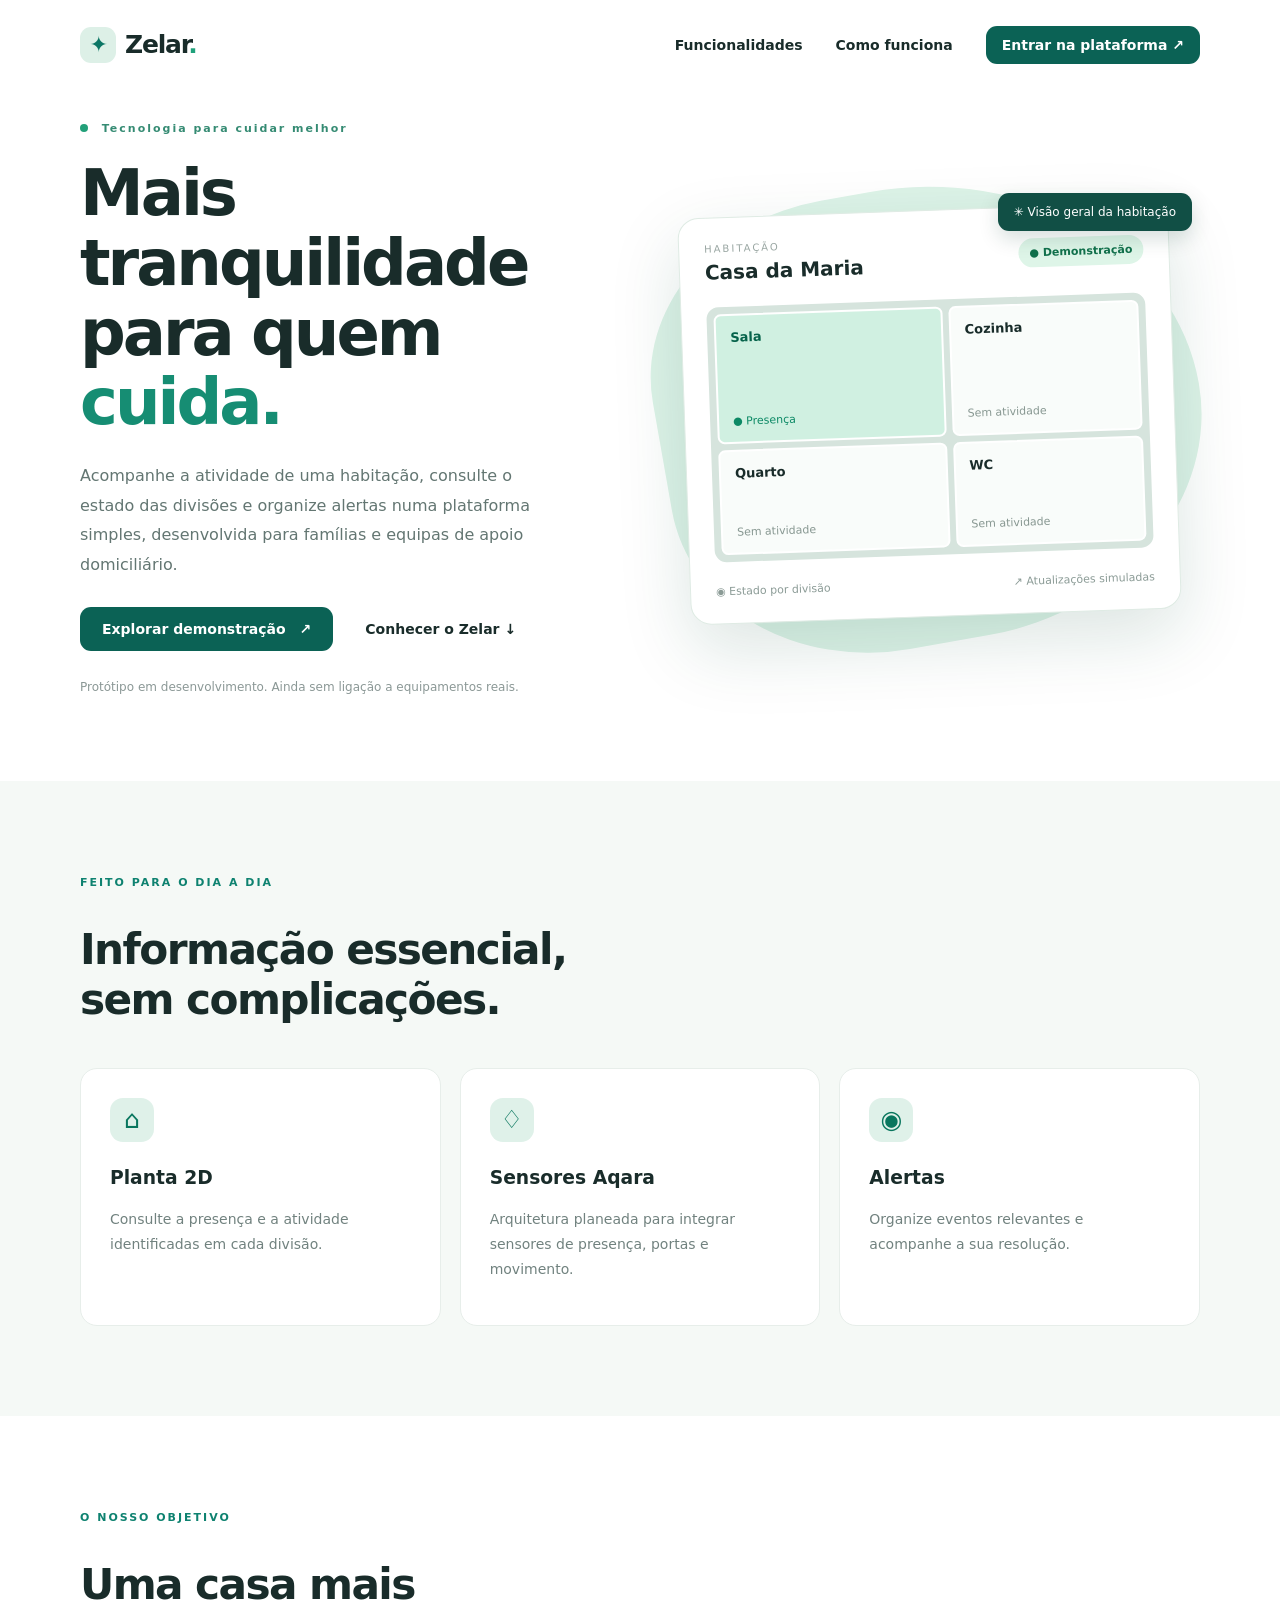
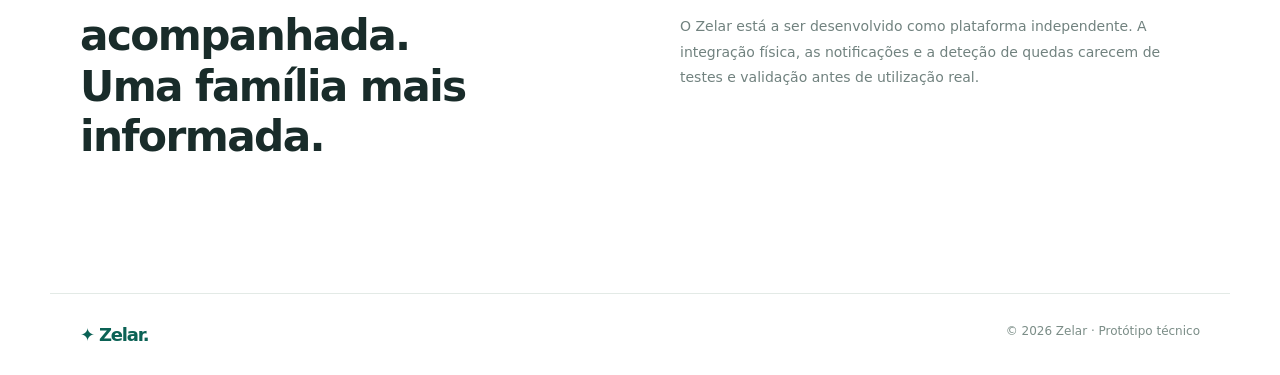
<file: index.html>
<!doctype html>
<html lang="pt-PT"><head><meta charset="utf-8"><meta name="viewport" content="width=device-width,initial-scale=1"><meta name="theme-color" content="#0b6255"><title>Zelar — Cuidar com tranquilidade</title><link rel="stylesheet" href="styles.css"></head>
<body data-page="home">
<header class="site-header"><a class="brand" href="index.html"><span class="brand-icon">✦</span><span>Zelar<span class="brand-dot">.</span></span></a><nav aria-label="Navegação"><a href="#funcionalidades">Funcionalidades</a><a href="#como-funciona">Como funciona</a><a class="btn btn-primary btn-small" href="login.html">Entrar na plataforma ↗</a></nav></header>
<main>
<section class="hero shell"><div class="hero-copy"><span class="eyebrow"><span class="pulse-dot"></span> Tecnologia para cuidar melhor</span><h1>Mais tranquilidade para quem <em>cuida.</em></h1><p>Acompanhe a atividade de uma habitação, consulte o estado das divisões e organize alertas numa plataforma simples, desenvolvida para famílias e equipas de apoio domiciliário.</p><div class="hero-actions"><a class="btn btn-primary" href="login.html">Explorar demonstração <span>↗</span></a><a class="btn btn-ghost" href="#como-funciona">Conhecer o Zelar ↓</a></div><p class="fineprint">Protótipo em desenvolvimento. Ainda sem ligação a equipamentos reais.</p></div>
<div class="hero-visual"><div class="floating-note">✳ <span>Visão geral da habitação</span></div><div class="preview-card"><div class="preview-top"><div><small>HABITAÇÃO</small><strong>Casa da Maria</strong></div><span class="chip green">● Demonstração</span></div><div class="mini-floor"><div class="mini-room occupied">Sala <span>● Presença</span></div><div class="mini-room">Cozinha <span>Sem atividade</span></div><div class="mini-room">Quarto <span>Sem atividade</span></div><div class="mini-room">WC <span>Sem atividade</span></div></div><div class="preview-footer"><span>◉ Estado por divisão</span><span>↗ Atualizações simuladas</span></div></div><div class="ambient-circle"></div></div></section>
<section class="feature-section" id="funcionalidades"><div class="shell"><span class="eyebrow dark">FEITO PARA O DIA A DIA</span><h2>Informação essencial,<br>sem complicações.</h2><div class="feature-grid"><article class="feature"><div class="feature-icon">⌂</div><h3>Planta 2D</h3><p>Consulte a presença e a atividade identificadas em cada divisão.</p></article><article class="feature"><div class="feature-icon">♢</div><h3>Sensores Aqara</h3><p>Arquitetura planeada para integrar sensores de presença, portas e movimento.</p></article><article class="feature"><div class="feature-icon">◉</div><h3>Alertas</h3><p>Organize eventos relevantes e acompanhe a sua resolução.</p></article></div></div></section>
<section class="how shell" id="como-funciona"><div><span class="eyebrow dark">O NOSSO OBJETIVO</span><h2>Uma casa mais acompanhada.<br>Uma família mais informada.</h2></div><p>O Zelar está a ser desenvolvido como plataforma independente. A integração física, as notificações e a deteção de quedas carecem de testes e validação antes de utilização real.</p></section>
</main><footer class="footer shell"><span class="brand">✦ Zelar.</span><span>© <span id="year"></span> Zelar · Protótipo técnico</span></footer><script src="app.js" defer></script></body></html>
</file>
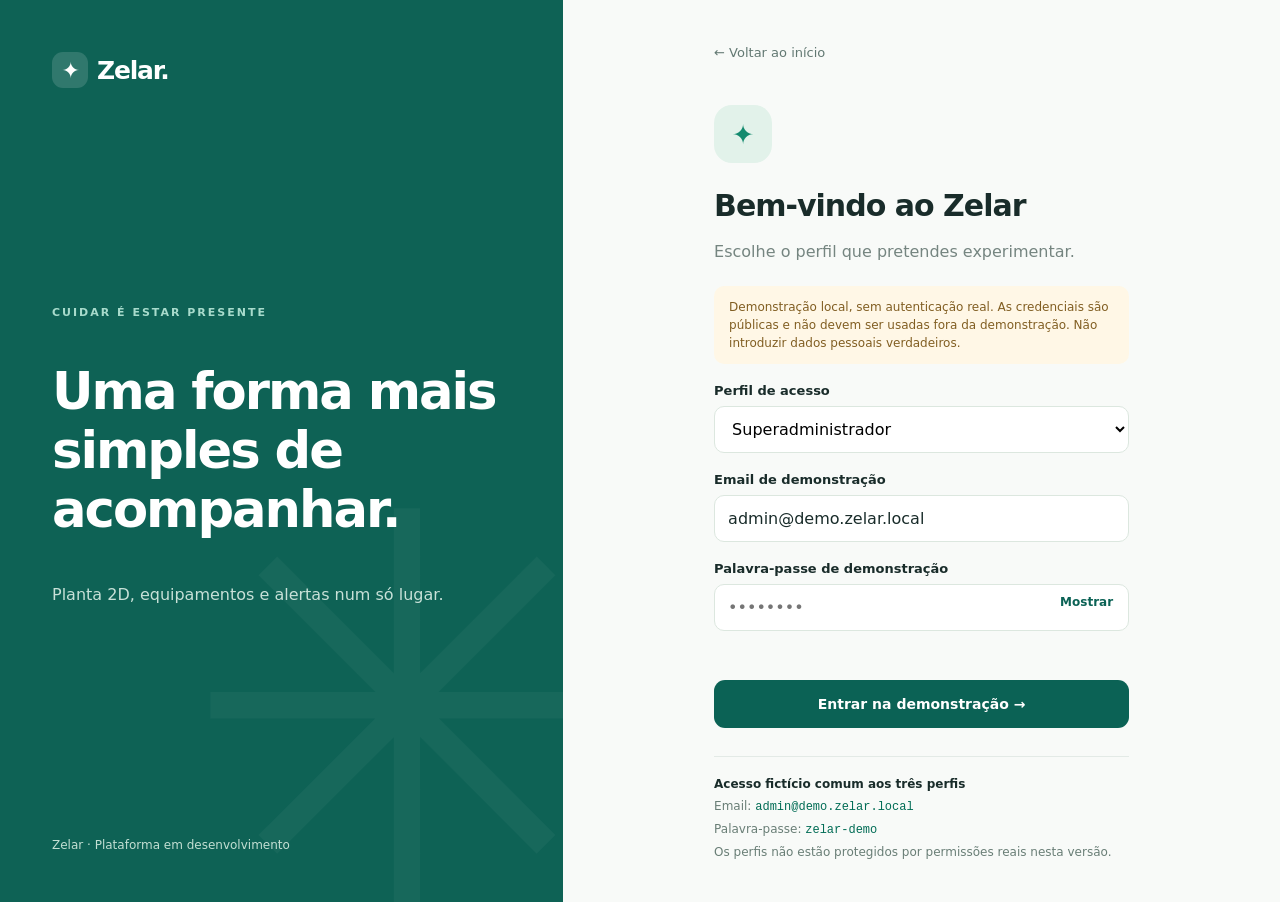
<file: admin.html>
<!doctype html>
<html lang="pt-PT"><head><meta charset="utf-8"><meta name="viewport" content="width=device-width,initial-scale=1"><title>Administração — Zelar</title><link rel="stylesheet" href="styles.css"></head>
<body data-page="admin" class="admin-body"><div class="app-shell"><aside class="sidebar"><a class="brand light" href="index.html"><span class="brand-icon">✦</span> Zelar.</a><div class="workspace-label">ESPAÇO DE GESTÃO</div><nav class="side-nav" aria-label="Administração"><button class="nav-item active" data-tab="overview">▦ <span>Visão geral</span></button><button class="nav-item" data-tab="homes">⌂ <span>Habitações</span></button><button class="nav-item" data-tab="sensors">◎ <span>Equipamentos</span></button><button class="nav-item" data-tab="alerts">♧ <span>Alertas</span></button></nav><div class="sidebar-bottom"><span class="demo-flag">● Ambiente de demonstração</span><button class="logout" id="logoutBtn">↩ Terminar sessão</button></div></aside><div class="main-area"><header class="admin-header"><button id="menuToggle" class="mobile-menu" aria-label="Abrir menu">☰</button><span>ZELAR <span class="slash">/</span> <span id="breadcrumb">Visão geral</span></span><div class="user-pill"><span class="avatar">AD</span><span>Administrador</span></div></header><main class="admin-content">
<section class="tab-panel" id="tab-overview"><div class="page-heading"><div><span class="eyebrow dark">PAINEL PRINCIPAL</span><h1>Bom dia! <span class="wave">✳</span></h1><p>Uma visão simples do que está a acontecer nas habitações.</p></div><span class="chip pale">Dados simulados</span></div><div class="stats-grid"><article class="stat"><span>Habitações</span><strong id="statHomes">—</strong><small>registadas nesta demonstração</small></article><article class="stat"><span>Sensores</span><strong id="statSensors">—</strong><small>equipamentos associados</small></article><article class="stat"><span>Alertas por tratar</span><strong id="statAlerts">—</strong><small>eventos simulados</small></article><article class="stat"><span>Divisões</span><strong id="statRooms">—</strong><small>na planta 2D</small></article></div><div class="dashboard-grid"><section class="panel"><div class="panel-title"><div><h2>Planta da habitação</h2><p>Seleciona uma divisão para consultar o estado</p></div><select id="homePicker" aria-label="Selecionar habitação"></select></div><div class="floorplan" id="floorplan"></div><p class="room-detail" id="roomDetail">Seleciona uma divisão.</p></section><section class="panel"><div class="panel-title"><div><h2>Atividade recente</h2><p>Eventos da demonstração</p></div></div><div id="recentEvents" class="event-list"></div><button class="btn btn-outline full" id="simulateMove">Simular movimento →</button></section></div></section>
<section class="tab-panel hidden" id="tab-homes"><div class="page-heading"><div><span class="eyebrow dark">ADMINISTRAÇÃO</span><h1>Habitações</h1><p>Gerir os locais acompanhados.</p></div></div><div class="panel"><div class="panel-title"><h2>Habitações registadas</h2><button class="btn btn-primary btn-small" id="addHomeBtn">+ Nova habitação</button></div><div id="homesList" class="data-list"></div></div></section>
<section class="tab-panel hidden" id="tab-sensors"><div class="page-heading"><div><span class="eyebrow dark">EQUIPAMENTOS</span><h1>Sensores Aqara</h1><p>Catálogo de equipamentos e divisões associadas.</p></div></div><div class="panel"><div class="panel-title"><h2>Equipamentos registados</h2><button class="btn btn-primary btn-small" id="addSensorBtn">+ Adicionar sensor</button></div><div id="sensorsList" class="data-list"></div><p class="table-note">Nenhum sensor está efetivamente ligado ao Hub M3. Estes registos são apenas de demonstração.</p></div></section>
<section class="tab-panel hidden" id="tab-alerts"><div class="page-heading"><div><span class="eyebrow dark">ACOMPANHAMENTO</span><h1>Alertas</h1><p>Ocorrências simuladas e respetivo estado.</p></div><button class="btn btn-outline" id="simulateAlert">+ Simular alerta</button></div><div class="panel"><div id="alertsList" class="data-list"></div></div></section>
</main></div></div><dialog id="modal"><form method="dialog" id="modalForm" class="modal-form"><div class="modal-head"><h2 id="modalTitle">Novo registo</h2><button type="button" id="closeModal" aria-label="Fechar">✕</button></div><div id="modalFields"></div><div class="modal-actions"><button class="btn btn-outline" type="button" id="cancelModal">Cancelar</button><button class="btn btn-primary" type="submit">Guardar</button></div></form></dialog><script src="app.js" defer></script></body></html>
</file>
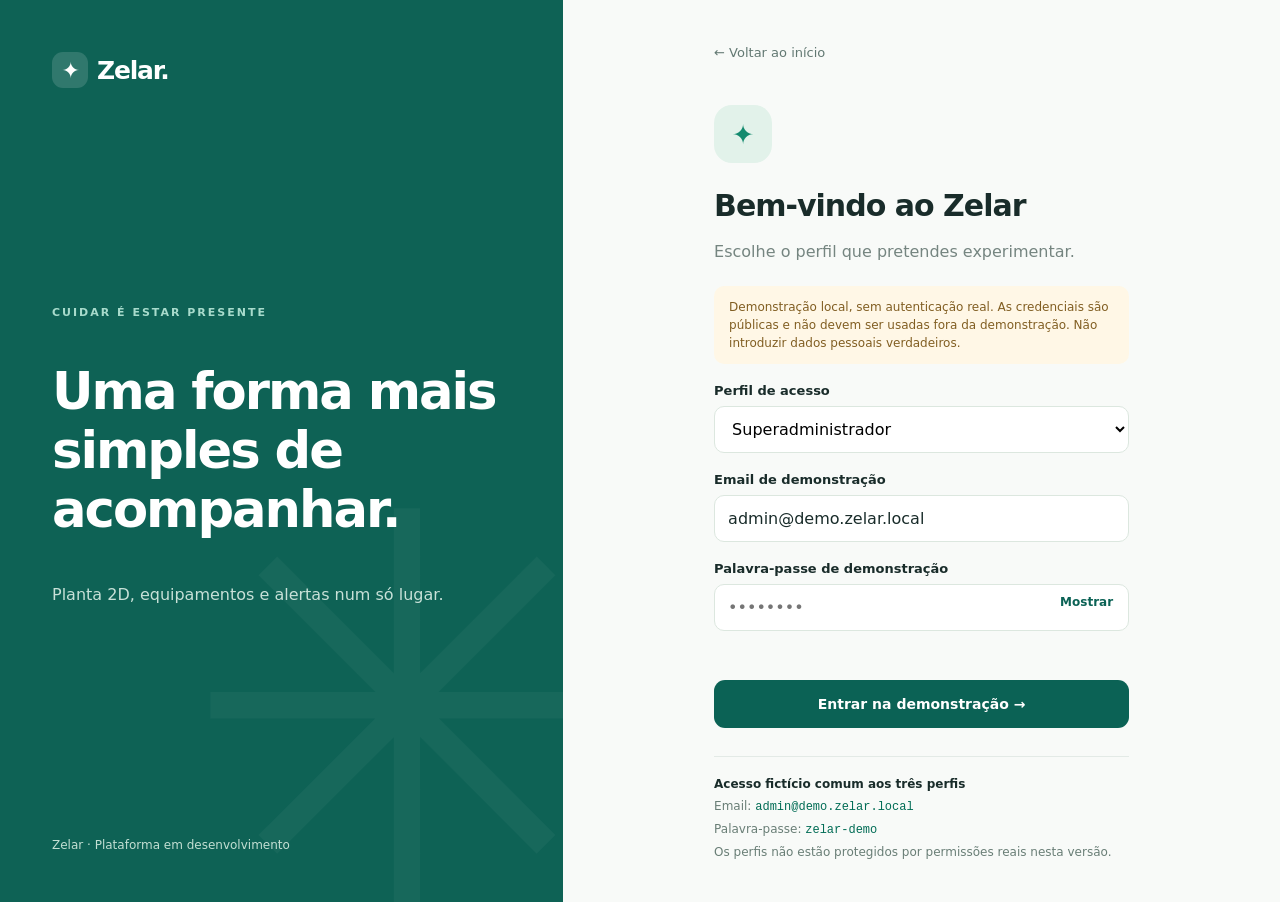
<file: empresa.html>
<!doctype html>
<html lang="pt-PT"><head><meta charset="utf-8"><meta name="viewport" content="width=device-width,initial-scale=1"><title>Empresa cuidadora — Zelar</title><link rel="stylesheet" href="styles.css"><link rel="stylesheet" href="profiles.css"></head>
<body class="admin-body" data-page="profile" data-role="empresa">
<div class="app-shell"><aside class="sidebar"><a class="brand light" href="index.html"><span class="brand-icon">✦</span> Zelar.</a><div class="workspace-label">EMPRESA CUIDADORA</div><nav class="side-nav" aria-label="Menu do perfil" id="roleNav"></nav><div class="sidebar-bottom"><span class="demo-flag">● Ambiente de demonstração</span><button class="logout" id="roleLogout">↩ Terminar sessão</button></div></aside>
<div class="main-area"><header class="admin-header"><button class="mobile-menu" id="roleMenu" aria-label="Abrir menu">☰</button><span>ZELAR <span class="slash">/</span> <span id="roleBreadcrumb">Empresa cuidadora</span></span><div class="user-pill"><span class="avatar">EM</span><span>Empresa cuidadora</span></div></header>
<main class="admin-content"><div class="page-heading"><div><span class="eyebrow dark">PAINEL EMPRESA CUIDADORA</span><h1 id="roleHeading">Empresa cuidadora</h1><p>Acompanhamento das habitações, sensores e alertas da empresa.</p></div><span class="chip pale">Dados fictícios</span></div><div class="profile-notice">Demonstração local, sem sensores ligados nem controlo de permissões no servidor. Não introduzir dados pessoais verdadeiros.</div><section id="roleContent" aria-live="polite"></section></main></div></div>
<script src="profiles.js" defer></script></body></html>
</file>
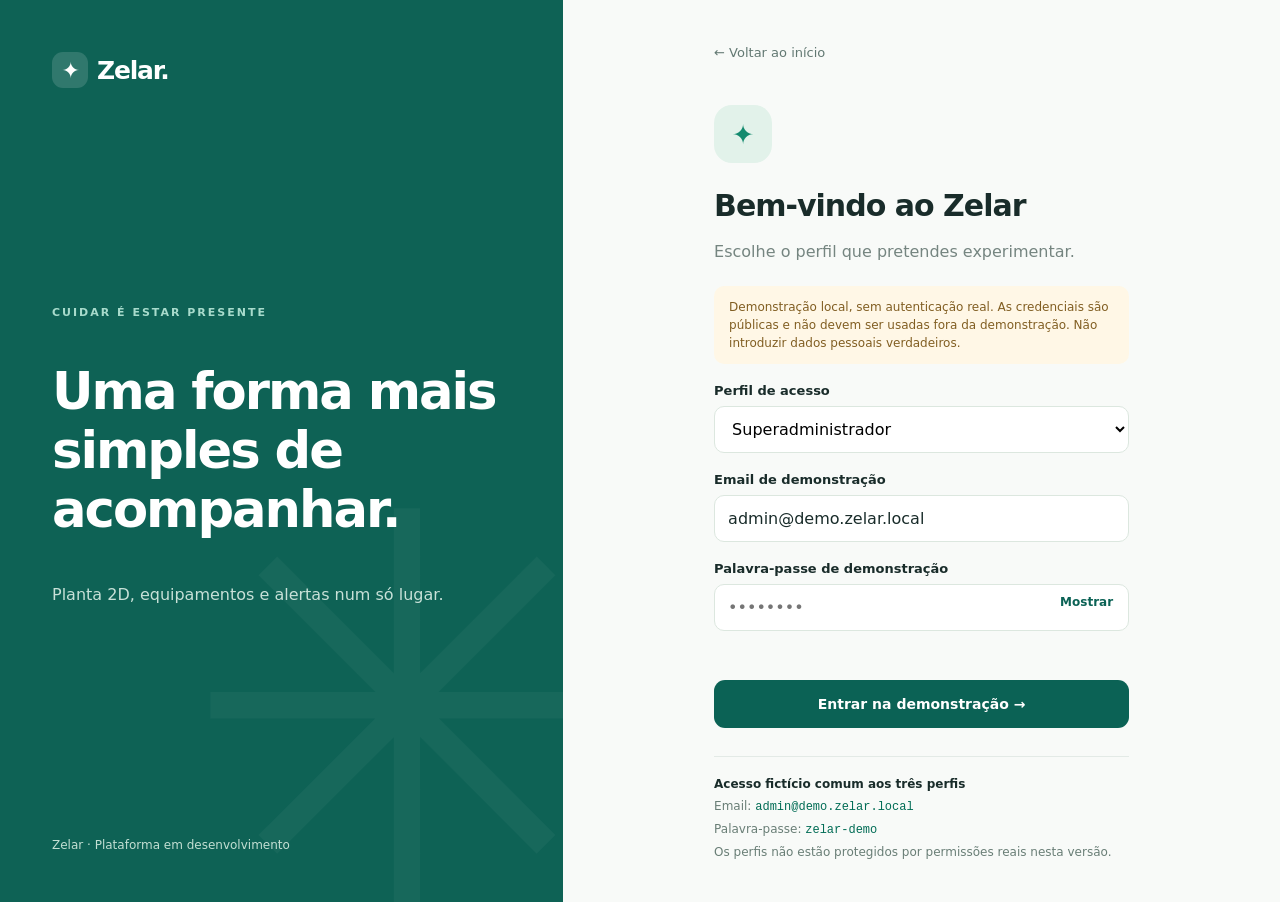
<file: familiar.html>
<!doctype html>
<html lang="pt-PT"><head><meta charset="utf-8"><meta name="viewport" content="width=device-width,initial-scale=1"><title>Área familiar — Zelar</title><link rel="stylesheet" href="styles.css"><link rel="stylesheet" href="profiles.css"></head>
<body class="admin-body" data-page="profile" data-role="familiar">
<div class="app-shell"><aside class="sidebar"><a class="brand light" href="index.html"><span class="brand-icon">✦</span> Zelar.</a><div class="workspace-label">ÁREA FAMILIAR</div><nav class="side-nav" aria-label="Menu do perfil" id="roleNav"></nav><div class="sidebar-bottom"><span class="demo-flag">● Ambiente de demonstração</span><button class="logout" id="roleLogout">↩ Terminar sessão</button></div></aside>
<div class="main-area"><header class="admin-header"><button class="mobile-menu" id="roleMenu" aria-label="Abrir menu">☰</button><span>ZELAR <span class="slash">/</span> <span id="roleBreadcrumb">Área familiar</span></span><div class="user-pill"><span class="avatar">FA</span><span>Área familiar</span></div></header>
<main class="admin-content"><div class="page-heading"><div><span class="eyebrow dark">PAINEL ÁREA FAMILIAR</span><h1 id="roleHeading">Área familiar</h1><p>Acompanhe o estado e a planta 2D da habitação autorizada.</p></div><span class="chip pale">Dados fictícios</span></div><div class="profile-notice">Demonstração local, sem sensores ligados nem controlo de permissões no servidor. Não introduzir dados pessoais verdadeiros.</div><section id="roleContent" aria-live="polite"></section></main></div></div>
<script src="profiles.js" defer></script></body></html>
</file>
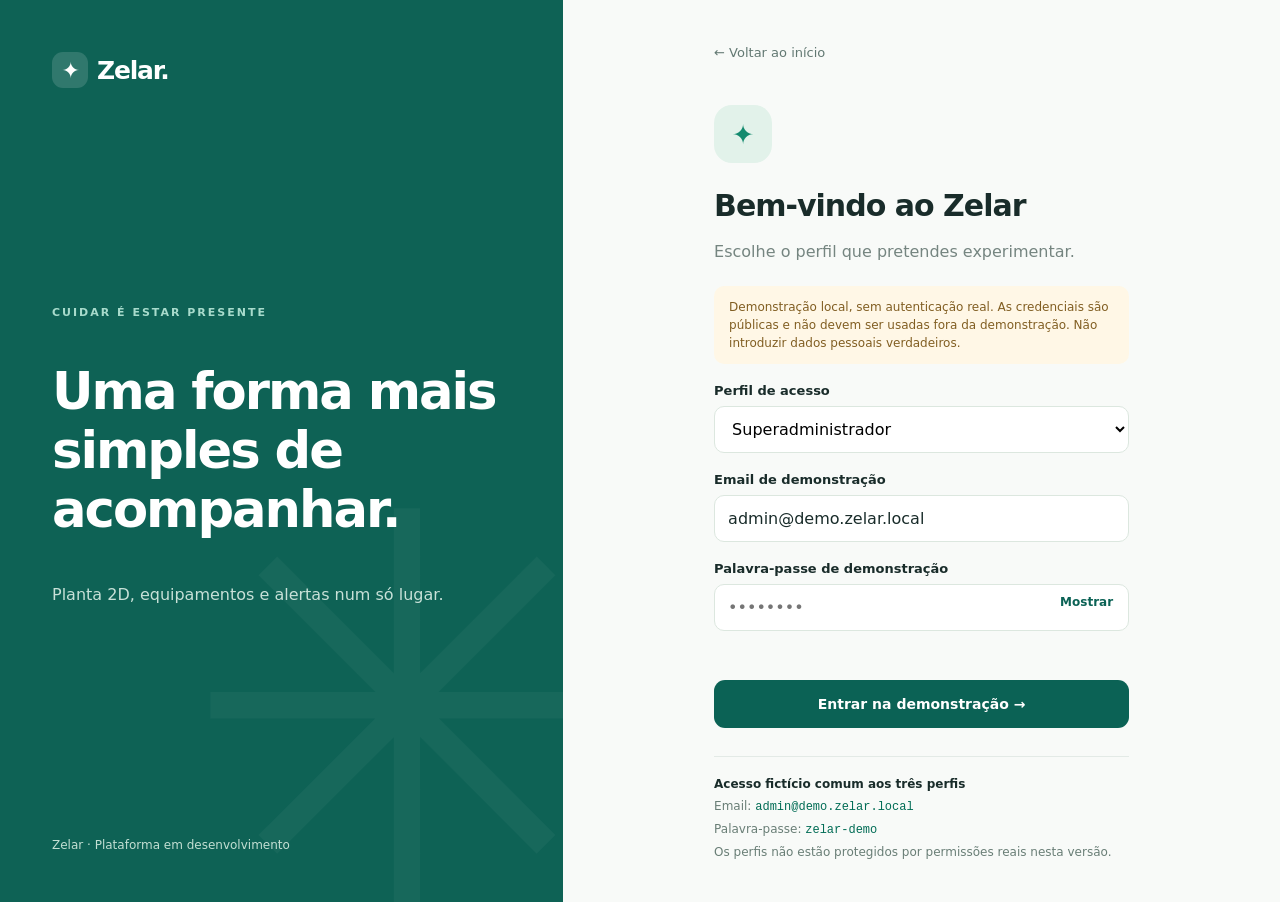
<file: login.html>
<!doctype html>
<html lang="pt-PT"><head><meta charset="utf-8"><meta name="viewport" content="width=device-width,initial-scale=1"><title>Entrar — Zelar</title><link rel="stylesheet" href="styles.css"></head>
<body data-page="login" class="auth-body"><div class="auth-layout"><aside class="auth-aside"><a class="brand light" href="index.html"><span class="brand-icon">✦</span> Zelar.</a><div class="auth-aside-center"><span class="eyebrow">CUIDAR É ESTAR PRESENTE</span><h1>Uma forma mais simples de acompanhar.</h1><p>Planta 2D, equipamentos e alertas num só lugar.</p></div><div class="aside-bottom">Zelar · Plataforma em desenvolvimento</div></aside><main class="auth-main"><div class="auth-panel"><a class="back-link" href="index.html">← Voltar ao início</a><div class="auth-mark">✦</div><h2>Bem-vindo ao Zelar</h2><p class="muted">Escolhe o perfil que pretendes experimentar.</p><div class="notice">Demonstração local, sem autenticação real. As credenciais são públicas e não devem ser usadas fora da demonstração. Não introduzir dados pessoais verdadeiros.</div><form id="loginForm" novalidate><label for="roleSelect">Perfil de acesso</label><select id="roleSelect" name="role" style="width:100%;height:47px;border:1px solid #dce7df;background:white;border-radius:10px;padding:0 13px"><option value="super">Superadministrador</option><option value="empresa">Empresa cuidadora</option><option value="familiar">Familiar</option></select><label for="email">Email de demonstração</label><input id="email" name="email" type="email" autocomplete="off" value="admin@demo.zelar.local" required><label for="password">Palavra-passe de demonstração</label><div class="password-box"><input id="password" name="password" type="password" autocomplete="off" placeholder="••••••••" required><button type="button" id="togglePassword" aria-label="Mostrar palavra-passe">Mostrar</button></div><p class="field-error" id="loginError" role="alert" aria-live="polite"></p><button class="btn btn-primary full" type="submit">Entrar na demonstração →</button></form><div class="demo-hint"><strong>Acesso fictício comum aos três perfis</strong><span>Email: <code>admin@demo.zelar.local</code></span><span>Palavra-passe: <code>zelar-demo</code></span><span>Os perfis não estão protegidos por permissões reais nesta versão.</span></div></div></main></div><script src="app.js" defer></script></body></html>
</file>
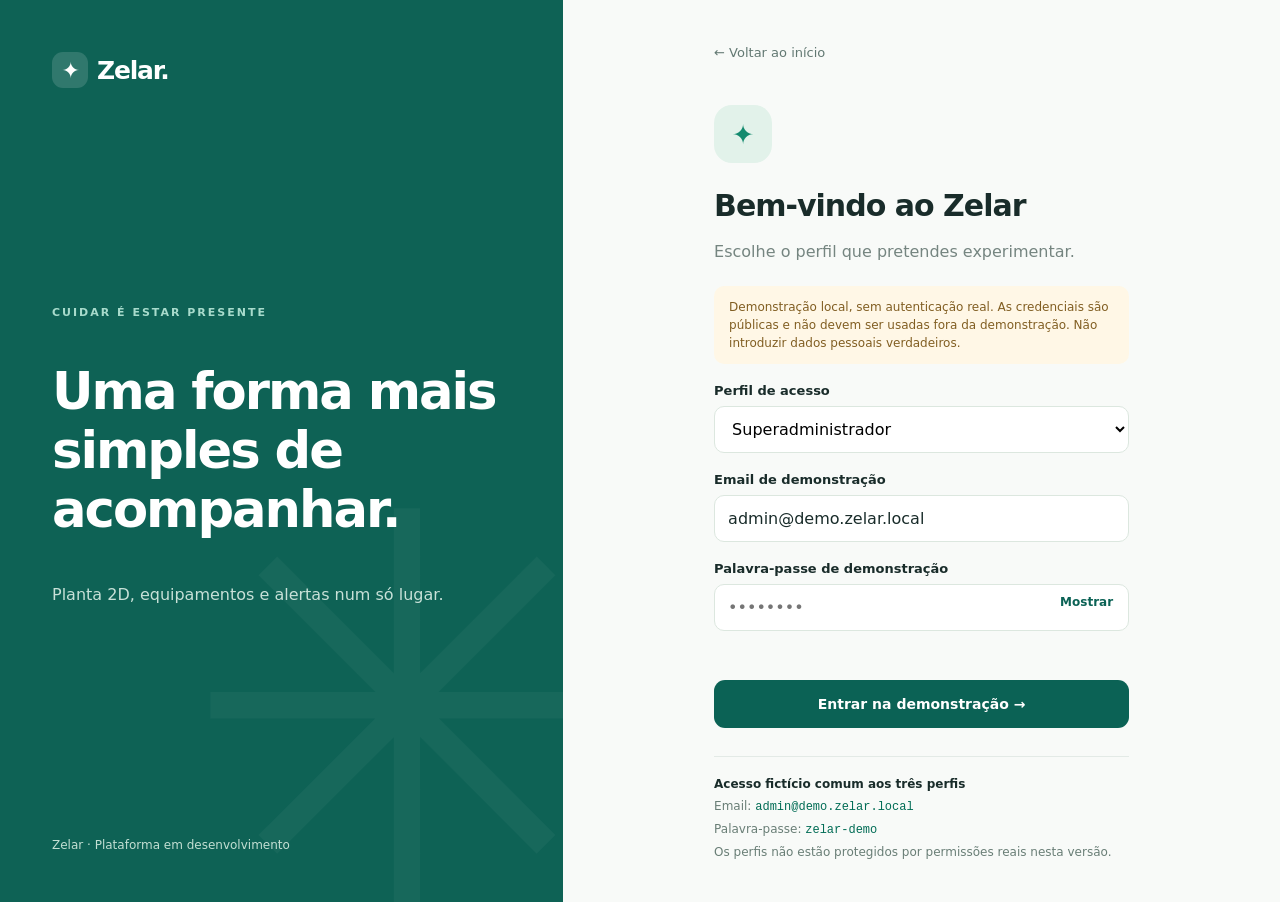
<file: planta3d.html>
<!doctype html>
<html lang="pt-PT"><head><meta charset="utf-8"><meta name="viewport" content="width=device-width,initial-scale=1"><meta name="theme-color" content="#0d4438"><title>Planta 3D — Zelar</title><link rel="stylesheet" href="planta3d.css"></head>
<body>
<div class="layout">
<aside class="sidebar"><a class="logo" href="index.html"><span class="logo-icon">✦</span> Zelar<span class="period">.</span></a><small class="side-title" id="roleLabel">ACOMPANHAMENTO</small><nav id="sideNav"></nav><div class="side-foot"><span class="demo-dot"></span> Demonstração Zelar<br><button id="logoutBtn" class="logout">↩ Terminar sessão</button></div></aside>
<div class="workspace">
<header class="topbar"><button class="hamburger" id="menuBtn" aria-label="Abrir menu">☰</button><div class="breadcrumbs">ZELAR <span>/</span> <span id="roleCrumb">Habitação</span> <span>/</span> Planta 3D</div><div class="header-side"><span class="demo-tag">DADOS SIMULADOS</span><span class="avatar" id="avatar">FA</span></div></header>
<main class="content">
<section class="toolbar"><div class="resident-card"><label class="resident-photo" title="Adicionar fotografia de demonstração"><img id="residentPhoto" alt="Fotografia do idoso" hidden><span id="residentInitials" aria-hidden="true">MS</span><input type="file" id="photoUpload" accept="image/png,image/jpeg,image/webp" aria-label="Adicionar fotografia do idoso à demonstração"></label><div><strong>Maria Santos</strong><small>Habitação: Casa da Maria</small><span class="photo-hint">Clica no retrato para escolher uma fotografia de teste</span></div><span class="chevron">⌄</span></div><div class="view-switch"><a href="#" id="view2d" class="switch-btn">▤ &nbsp; Planta 2D</a><span class="switch-btn active">⬡ &nbsp; Planta 3D</span></div><div class="today">▦ &nbsp; <span id="todayLabel">Hoje</span></div></section>
<div class="demo-ribbon">Demonstração visual — presença, durações e deslocações simuladas. Ainda sem ligação Aqara.</div>
<div class="dashboard">
<section class="left-column"><div class="scene-card"><div class="scene-head"><div class="scene-context"><span class="eyebrow">HABITAÇÃO INTELIGENTE</span><h1>Casa da Maria <span class="live-dot"></span></h1></div><div class="scene-controls"><button id="rotateBtn" title="Repor orientação">⟳ Vista inicial</button><button id="zoomOut" title="Afastar">−</button><button id="zoomIn" title="Aproximar">+</button></div></div>
<div id="scene" class="scene" aria-label="Modelo tridimensional interativo da habitação"><div id="sceneFallback" class="scene-fallback">A iniciar a visualização 3D…<br><small>Se não carregar, verifica a ligação à Internet.</small></div></div>
<div id="roomLabels" class="room-labels" aria-label="Divisões da planta"></div>
<div class="scene-actions"><button class="primary-action" id="simulateBtn">▶ &nbsp; Simular deslocação</button><button class="secondary-action" id="historyBtn">▤ &nbsp; Histórico de hoje</button><button class="secondary-action" id="totalsBtn">▥ &nbsp; Tempo por divisão</button><button class="secondary-action" id="zonesBtn" aria-expanded="false">⌖ &nbsp; Zonas</button><span class="hint">Arrasta para rodar · Roda para ampliar</span></div></div>
<div class="history-card" id="historyCard"><div class="card-head"><h2>Histórico de deslocações — <span id="historyPeriod">Hoje</span></h2><span>Registos simulados desta sessão</span></div><div class="table-wrap"><table><thead><tr><th>#</th><th>Divisão</th><th>Entrada</th><th>Saída</th><th>Tempo</th><th>Estado</th></tr></thead><tbody id="historyTable"></tbody></table></div></div><section class="history-card" id="zoneCard" hidden><div class="card-head"><h2>Acompanhamento por zonas</h2><span>Simulação de posicionamento</span></div><div class="zone-controls"><div id="zoneButtons" class="zone-buttons"></div><button class="secondary-action" id="autoTrackBtn" type="button" aria-pressed="false">▶ Iniciar percurso automático</button></div><p class="zone-detail" id="zoneDetail" aria-live="polite">A selecionar zona...</p><div class="zone-legend"><span>● Zona aproximada</span><span>◌ Coordenadas reais ainda não disponíveis</span></div></section></section>
<aside class="right-column"><section class="current-card"><div class="walking">♙</div><div><small>PRESENÇA ATUAL (SIMULADA)</small><h2 id="currentRoom">Sala</h2><p>Zona: <strong id="currentZone">Sofá</strong></p><p>Há <strong id="currentElapsed">00:00:00</strong></p><p class="confidence">Confiança: <strong id="confidenceLabel">Simulada</strong></p></div></section>
<section class="side-card" id="totalsCard"><div class="card-head"><h2>Tempo acumulado</h2><span>Esta sessão</span></div><div id="roomTotals"></div></section>
<section class="side-card"><div class="card-head"><h2>Resumo do dia</h2><span>Dados desta sessão</span></div><div class="summary-row"><span>◷ &nbsp; Tempo monitorizado</span><strong id="totalMonitored">00:00:00</strong></div><div class="summary-row"><span>⇄ &nbsp; Deslocações</span><strong id="movesCount">0</strong></div><div class="summary-row"><span>⌂ &nbsp; Divisões visitadas</span><strong id="visitedCount">1</strong></div><div class="summary-row"><span>☾ &nbsp; Tempo no quarto</span><strong id="bedroomDuration">00:00:00</strong></div><div class="summary-row"><span>◉ &nbsp; Origem dos dados</span><strong>Simulação</strong></div></section>
<section class="side-card note-card"><strong>Integração Aqara</strong><p>O Hub M3 e o FP2 continuam por integrar. Os contadores reais exigem eventos de presença, hora de entrada/saída e validação de falhas.</p></section></aside>
</div></main></div></div>
<script type="module" src="planta3d.js"></script></body></html>
</file>
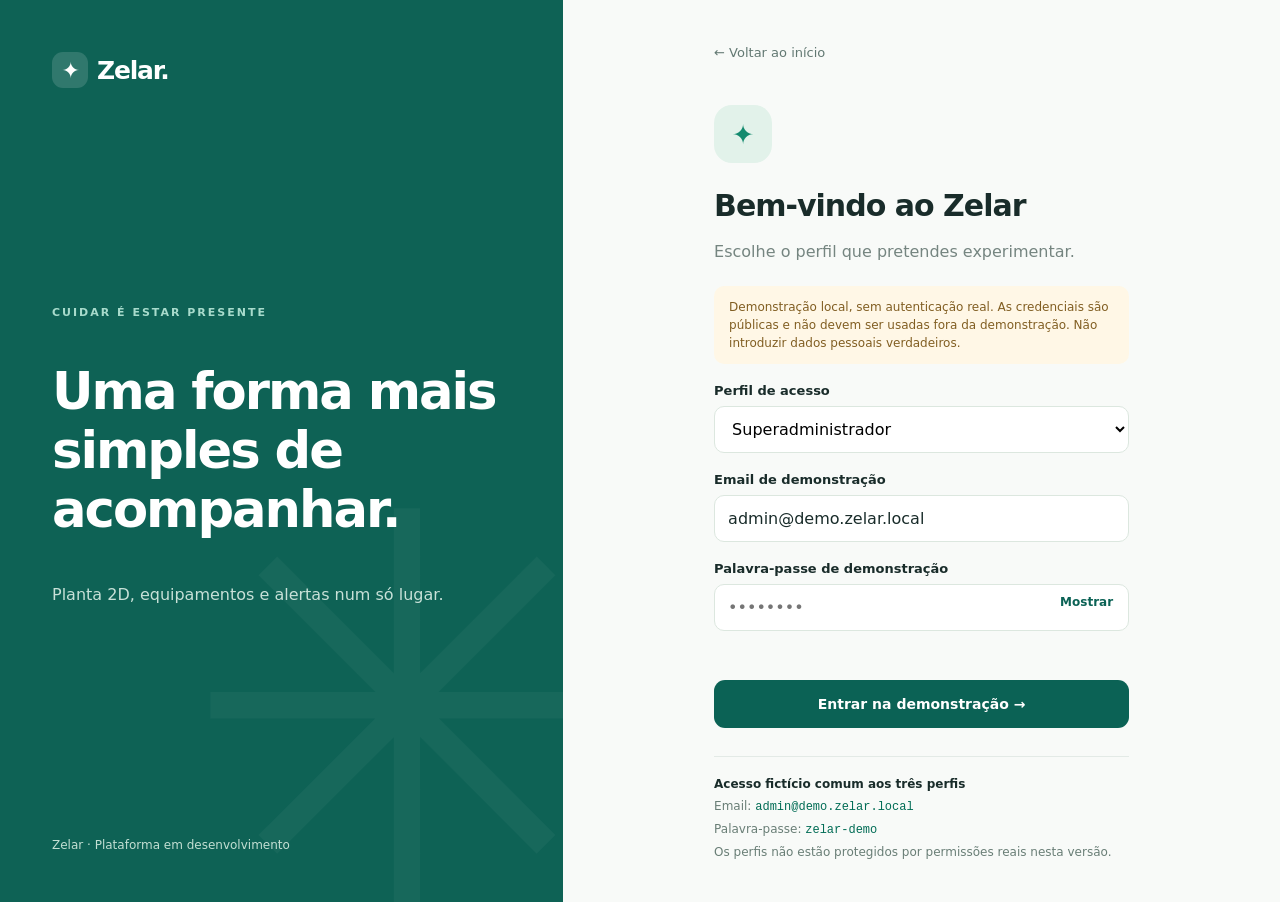
<file: superadmin.html>
<!doctype html>
<html lang="pt-PT"><head><meta charset="utf-8"><meta name="viewport" content="width=device-width,initial-scale=1"><title>Superadministrador — Zelar</title><link rel="stylesheet" href="styles.css"><link rel="stylesheet" href="profiles.css"></head>
<body class="admin-body" data-page="profile" data-role="super">
<div class="app-shell"><aside class="sidebar"><a class="brand light" href="index.html"><span class="brand-icon">✦</span> Zelar.</a><div class="workspace-label">SUPERADMINISTRADOR</div><nav class="side-nav" aria-label="Menu do perfil" id="roleNav"></nav><div class="sidebar-bottom"><span class="demo-flag">● Ambiente de demonstração</span><button class="logout" id="roleLogout">↩ Terminar sessão</button></div></aside>
<div class="main-area"><header class="admin-header"><button class="mobile-menu" id="roleMenu" aria-label="Abrir menu">☰</button><span>ZELAR <span class="slash">/</span> <span id="roleBreadcrumb">Superadministrador</span></span><div class="user-pill"><span class="avatar">SA</span><span>Superadministrador</span></div></header>
<main class="admin-content"><div class="page-heading"><div><span class="eyebrow dark">PAINEL SUPERADMINISTRADOR</span><h1 id="roleHeading">Superadministrador</h1><p>Gestão global, organizações, planos e funcionamento técnico do Zelar.</p></div><span class="chip pale">Dados fictícios</span></div><div class="profile-notice">Demonstração local, sem sensores ligados nem controlo de permissões no servidor. Não introduzir dados pessoais verdadeiros.</div><section id="roleContent" aria-live="polite"></section></main></div></div>
<script src="profiles.js" defer></script></body></html>
</file>
<file: styles.css>
:root{--green:#0b6255;--green2:#0e8270;--ink:#192c2a;--muted:#71827f;--line:#e3eae6;--surface:#f6f9f7;--white:#fff;--radius:18px}*{box-sizing:border-box}html{scroll-behavior:smooth}body{margin:0;background:#fff;color:var(--ink);font-family:Inter,ui-sans-serif,system-ui,-apple-system,"Segoe UI",sans-serif}a{text-decoration:none;color:inherit}button,input,select{font:inherit}button{cursor:pointer}button:focus-visible,a:focus-visible,input:focus-visible,select:focus-visible{outline:3px solid #73bea9;outline-offset:2px}.shell{max-width:1180px;padding:0 30px;margin:auto}.brand{display:inline-flex;align-items:center;gap:9px;font-size:25px;font-weight:800;letter-spacing:-1.2px}.brand-icon{display:grid;place-items:center;background:#ddf0e7;color:#0c7665;width:36px;height:36px;border-radius:11px;font-size:22px}.brand-dot{color:#1fa17b}.brand.light{color:#fff}.brand.light .brand-icon{background:#ffffff24;color:white}.site-header{height:89px;display:flex;align-items:center;justify-content:space-between;max-width:1180px;padding:0 30px;margin:auto}.site-header nav{display:flex;gap:33px;align-items:center;font-size:14px;font-weight:600}.btn{display:inline-flex;gap:14px;align-items:center;justify-content:center;border:1px solid transparent;padding:13px 21px;border-radius:11px;font-weight:700;font-size:14px;transition:background .2s,transform .2s}.btn:hover{transform:translateY(-1px)}.btn-primary{background:var(--green);color:white}.btn-primary:hover{background:#084e43}.btn-small{padding:10px 15px}.btn-outline{border-color:#d7e2dc;background:white;color:var(--ink)}.btn-ghost{color:var(--ink)}.btn.full{width:100%}.hero{min-height:610px;display:grid;grid-template-columns:1fr 1fr;align-items:center;gap:38px;padding-bottom:70px;padding-top:28px}.eyebrow{font-size:11px;letter-spacing:2px;font-weight:800;color:#358b73}.eyebrow.dark{color:var(--green2)}.pulse-dot{display:inline-block;width:8px;height:8px;border-radius:50%;background:#22a079;margin-right:8px}.hero h1{font-size:clamp(44px,5vw,68px);line-height:1.09;letter-spacing:-3px;margin:23px 0}.hero h1 em{color:#168d73;font-style:normal}.hero-copy>p{max-width:485px;color:#637672;line-height:1.85;font-size:16px}.hero-actions{display:flex;align-items:center;gap:10px;margin-top:28px}.fineprint{font-size:12px!important;margin-top:25px;color:#8b9896!important}.hero-visual{position:relative;padding:25px}.ambient-circle{position:absolute;z-index:-1;inset:0;border-radius:40% 58% 50% 42%;background:#ddf3e8;transform:rotate(-10deg)}.preview-card{background:white;border:1px solid #dfebe4;border-radius:21px;padding:25px;box-shadow:0 25px 70px #114c3625;transform:rotate(-2deg)}.preview-top,.preview-footer{display:flex;justify-content:space-between;align-items:center;gap:15px}.preview-top small{display:block;color:#98a5a1;font-size:10px;letter-spacing:2px}.preview-top strong{display:block;font-size:20px;margin-top:6px}.chip{padding:8px 11px;border-radius:50px;font-size:11px;font-weight:800;white-space:nowrap}.chip.green{background:#def5e8;color:#11714c}.chip.pale{background:#e8f3ee;color:#116d55}.mini-floor{display:grid;grid-template-columns:1.2fr 1fr;grid-template-rows:130px 105px;gap:6px;background:#d6e4dd;padding:7px;border-radius:12px;margin:23px 0}.mini-room{background:#f9fcfa;border:2px solid white;border-radius:7px;padding:14px;font-weight:700;font-size:13px;display:flex;flex-direction:column;justify-content:space-between}.mini-room span{color:#879791;font-weight:500;font-size:11px}.mini-room.occupied{background:#d0f0e1;color:#06634b}.mini-room.occupied span{color:#0c8965}.preview-footer{color:#8b9b96;font-size:11px}.floating-note{position:absolute;z-index:2;top:8px;right:8px;background:#114f45;color:white;padding:12px 16px;border-radius:11px;box-shadow:0 8px 20px #043b2a28;font-size:12px}.feature-section{background:#f5f9f6;padding:90px 0}.feature-section h2,.how h2{letter-spacing:-1.6px;font-size:clamp(30px,3.3vw,44px);line-height:1.2}.feature-grid{display:grid;grid-template-columns:repeat(3,1fr);gap:19px;margin-top:42px}.feature{background:white;padding:29px;border-radius:17px;border:1px solid #e7eeea}.feature-icon{width:44px;height:44px;background:#dff1e9;border-radius:13px;display:grid;place-items:center;color:#09765e;font-size:25px}.feature h3{margin-top:25px}.feature p,.how p{line-height:1.8;color:#71827f;font-size:14px}.how{padding-top:90px;padding-bottom:95px;display:grid;grid-template-columns:1fr 1fr;gap:80px;align-items:center}.footer{display:flex;justify-content:space-between;border-top:1px solid var(--line);padding-top:30px;padding-bottom:30px;color:#7b8d87;font-size:12px}.footer .brand{font-size:18px;color:var(--green)}.auth-body{background:#f8faf8}.auth-layout{display:grid;grid-template-columns:44% 56%;min-height:100vh}.auth-aside{background:#0e6255;color:white;padding:52px;display:flex;flex-direction:column;justify-content:space-between;position:relative;overflow:hidden}.auth-aside:after{content:"✳";position:absolute;bottom:0;right:-70px;font-size:540px;line-height:.7;color:#ffffff09;pointer-events:none}.auth-aside-center{position:relative;z-index:1;max-width:490px}.auth-aside-center .eyebrow{color:#a8dbcc}.auth-aside-center h1{font-size:clamp(35px,4vw,55px);line-height:1.15;letter-spacing:-2px}.auth-aside-center p{line-height:1.8;color:#c8e1d8}.aside-bottom{font-size:12px;color:#c3dfd3}.auth-main{display:grid;place-items:center;padding:45px 22px}.auth-panel{width:min(100%,415px)}.back-link{display:block;font-size:13px;color:#627872;margin-bottom:45px}.auth-mark{font-size:27px;color:#138a6e;background:#e2f2ea;width:58px;height:58px;display:grid;place-items:center;border-radius:18px}.auth-panel h2{font-size:30px;letter-spacing:-1px;margin-bottom:8px}.muted{color:#758580;line-height:1.6}.auth-panel label{display:block;font-size:13px;font-weight:750;margin:19px 0 8px}.auth-panel input,.modal-form input,.modal-form select{width:100%;height:47px;border:1px solid #dce7df;background:white;border-radius:10px;padding:0 13px;color:var(--ink)}.password-box{position:relative}.password-box input{padding-right:90px}.password-box button{position:absolute;right:10px;top:10px;border:0;background:transparent;font-size:12px;color:var(--green);font-weight:700}.auth-panel .full{margin-top:10px;height:48px}.notice{background:#fff7e6;color:#815e22;padding:12px 15px;font-size:12px;line-height:1.5;border-radius:10px;margin-top:22px}.field-error{color:#ba3c35;min-height:15px;font-size:12px}.demo-hint{border-top:1px solid var(--line);margin-top:28px;padding-top:20px;display:flex;flex-direction:column;gap:8px;font-size:12px;color:#697e76}.demo-hint strong{color:var(--ink)}.demo-hint code{color:#006c55}.admin-body{background:#f6f8f7}.app-shell{display:grid;grid-template-columns:248px minmax(0,1fr);min-height:100vh}.sidebar{background:#103b34;color:white;padding:29px 18px;display:flex;flex-direction:column;position:sticky;top:0;height:100vh}.sidebar .brand{margin-left:12px}.workspace-label{font-size:10px;color:#8eafa3;letter-spacing:2px;font-weight:800;margin:56px 14px 16px}.side-nav{display:grid;gap:7px}.nav-item{display:flex;align-items:center;gap:13px;width:100%;background:transparent;border:0;color:#c6d9d3;padding:14px 15px;border-radius:11px;text-align:left;font-weight:600;font-size:14px}.nav-item.active,.nav-item:hover{background:#ffffff18;color:white}.sidebar-bottom{margin-top:auto;border-top:1px solid #ffffff22;padding:20px 12px}.demo-flag{font-size:11px;color:#b6d8ca}.logout{display:block;margin-top:17px;background:none;border:0;color:white;padding:0;font-weight:650;font-size:12px}.main-area{min-width:0}.admin-header{height:82px;background:white;border-bottom:1px solid var(--line);display:flex;justify-content:space-between;align-items:center;padding:0 37px;color:#7a8a84;font-size:12px;letter-spacing:1px;font-weight:700}.slash{color:#bcc9c2;margin:0 8px}.user-pill{display:flex;align-items:center;gap:10px;color:#29483e;letter-spacing:0;font-size:13px}.avatar{display:grid;place-items:center;width:34px;height:34px;border-radius:50%;background:#dcf0e8;color:#17684d;font-size:11px}.admin-content{padding:36px;max-width:1400px;margin:auto}.page-heading{display:flex;justify-content:space-between;align-items:center;gap:20px;margin-bottom:29px}.page-heading h1{font-size:32px;letter-spacing:-1px;margin:9px 0}.page-heading p{font-size:14px;color:#81918a;margin:0}.wave{color:#20a07f}.stats-grid{display:grid;grid-template-columns:repeat(4,minmax(0,1fr));gap:16px;margin-bottom:22px}.stat{background:white;border:1px solid var(--line);border-radius:14px;padding:23px;min-width:0}.stat span{display:block;color:#72837c;font-size:12px}.stat strong{display:block;font-size:35px;margin:10px 0 5px;letter-spacing:-1px}.stat small{color:#9aaba3;font-size:11px}.dashboard-grid{display:grid;grid-template-columns:minmax(0,1.45fr) minmax(280px,.85fr);gap:20px}.panel{background:white;border:1px solid var(--line);border-radius:15px;padding:24px;margin-bottom:20px;min-width:0}.panel-title{display:flex;justify-content:space-between;align-items:center;gap:15px;margin-bottom:22px}.panel-title h2{font-size:16px;margin:0}.panel-title p{font-size:12px;color:#88988f;margin:6px 0 0}.panel-title select{min-width:130px;border:1px solid var(--line);background:white;padding:8px;border-radius:9px}.floorplan{display:grid;grid-template-columns:1.4fr 1fr;grid-template-rows:130px 120px 75px;gap:7px;background:#dce8e1;padding:9px;border-radius:13px;min-height:355px}.floor-room{background:#fcfefd;border:2px solid #fff;border-radius:8px;display:flex;flex-direction:column;align-items:flex-start;justify-content:space-between;text-align:left;padding:15px;color:#284c40;font-weight:750;min-width:0}.floor-room:nth-child(1){grid-row:span 2}.floor-room:nth-child(4){grid-column:span 2}.floor-room.presence{background:#d4f1e3;border-color:#b0dfc6}.floor-room.selected{outline:3px solid #159e76;outline-offset:-3px}.floor-room small{font-size:11px;font-weight:600;color:#568171}.floor-room .room-icon{font-size:23px;color:#4b9881}.room-detail{font-size:12px;color:#607d71;min-height:18px}.event-list{display:grid;gap:18px;margin-bottom:28px}.event{display:flex;gap:11px;align-items:start}.event-bullet{width:31px;height:31px;display:grid;place-items:center;background:#e8f5ed;color:#177955;border-radius:10px;flex-shrink:0}.event strong{display:block;font-size:13px}.event small{display:block;color:#8c9992;font-size:11px;margin-top:5px}.hidden{display:none!important}.data-row{display:flex;justify-content:space-between;align-items:center;gap:15px;border-top:1px solid var(--line);padding:17px 2px}.data-row strong{display:block;font-size:14px}.data-row small{display:block;color:#83948c;font-size:12px;margin-top:6px}.status{font-size:11px;font-weight:800;border-radius:30px;padding:7px 10px;background:#ecf0ec;color:#607368;white-space:nowrap}.status.warn{background:#fff0d9;color:#a36915}.status.ok{background:#e2f5ea;color:#167b56}.table-note{font-size:12px;color:#87968e;margin-top:25px}.mobile-menu{display:none}dialog{border:0;border-radius:18px;padding:0;width:min(94vw,470px);box-shadow:0 28px 90px #143b2b55}dialog::backdrop{background:#14282180}.modal-form{padding:25px}.modal-head{display:flex;justify-content:space-between;align-items:center}.modal-head h2{margin:0;font-size:22px}.modal-head button{background:transparent;border:0;font-size:19px}.modal-form label{display:block;margin:19px 0 7px;font-size:12px;font-weight:750}.modal-actions{display:flex;justify-content:flex-end;gap:9px;margin-top:26px}.empty-state{padding:25px;color:#81938a;text-align:center;font-size:13px}@media(max-width:1000px){.stats-grid{grid-template-columns:repeat(2,1fr)}.dashboard-grid{grid-template-columns:1fr}.hero{grid-template-columns:1fr}.hero-visual{max-width:580px;width:100%;margin:auto}.hero-copy{padding-top:25px}.auth-aside{padding:30px}}@media(max-width:720px){.shell{padding-left:19px;padding-right:19px}.site-header{padding:0 19px;height:74px}.site-header nav>a:not(.btn){display:none}.site-header nav{gap:10px}.hero{padding-bottom:40px}.hero h1{letter-spacing:-1.8px}.hero-visual{padding:14px}.floating-note{display:none}.feature-section{padding:55px 0}.feature-grid,.how{grid-template-columns:1fr;gap:12px}.how{padding-top:55px;padding-bottom:60px}.footer{gap:15px;flex-wrap:wrap}.auth-layout{display:block}.auth-aside{min-height:185px;padding:23px}.auth-aside-center,.aside-bottom{display:none}.auth-main{padding-top:35px}.back-link{margin-bottom:20px}.app-shell{display:block}.sidebar{position:fixed;z-index:10;width:260px;transform:translateX(-100%);transition:transform .2s}.sidebar.open{transform:none}.mobile-menu{display:block;border:0;background:none;font-size:22px}.admin-header{padding:0 17px}.admin-content{padding:20px 14px}.page-heading h1{font-size:26px}.stats-grid{gap:8px}.stat{padding:16px}.stat strong{font-size:29px}.floorplan{min-height:300px}.panel{padding:16px}.user-pill>span:last-child{display:none}}
</file>
<file: profiles.css>
.profile-notice{padding:14px 17px;margin-bottom:24px;border:1px solid #f1deb5;background:#fff8e7;color:#866625;border-radius:12px;font-size:12px;line-height:1.6}.profile-grid{display:grid;grid-template-columns:repeat(3,minmax(0,1fr));gap:16px;margin-bottom:22px}.profile-tile{background:white;border:1px solid var(--line);padding:22px;border-radius:14px}.profile-tile small{display:block;color:#7b8e85;font-size:12px}.profile-tile strong{display:block;font-size:29px;margin:10px 0}.profile-tile p{font-size:12px;color:#809189;margin:0}.profile-cols{display:grid;grid-template-columns:minmax(0,1.4fr) minmax(270px,.85fr);gap:18px}.profile-panel{background:#fff;border:1px solid var(--line);border-radius:14px;padding:23px;margin-bottom:18px}.profile-panel h2{font-size:17px;margin:0 0 8px}.profile-panel>p{color:#71847b;font-size:13px;line-height:1.7}.profile-rows{display:grid}.profile-entry{padding:14px 0;border-bottom:1px solid var(--line);display:flex;justify-content:space-between;align-items:center;gap:15px}.profile-entry:last-child{border:0}.profile-entry strong{font-size:13px}.profile-entry small{display:block;color:#8da096;margin-top:5px}.room-grid{display:grid;grid-template-columns:1.3fr 1fr;grid-template-rows:135px 115px 72px;gap:7px;background:#dce9e2;border-radius:13px;padding:8px;margin-top:18px}.room-cell{border:2px solid #fff;background:#f9fcfa;border-radius:8px;padding:14px;display:flex;flex-direction:column;justify-content:space-between;text-align:left;color:#204e3b;font-weight:700}.room-cell:first-child{grid-row:span 2}.room-cell:nth-child(4){grid-column:span 2}.room-cell.occupied{background:#d3f1e1;border-color:#a3dabb}.room-cell.selected{outline:3px solid #168767;outline-offset:-3px}.room-cell small{font-size:11px;color:#6c8878}.room-current{margin-top:16px;font-size:13px;color:#607e6b}.profile-actions{display:flex;gap:10px;flex-wrap:wrap;margin-top:15px}.profile-empty{padding:30px;text-align:center;color:#70877a}.profile-hint{font-size:12px;color:#81948b}.profile-panel select{padding:10px;border:1px solid var(--line);border-radius:9px;max-width:100%;background:white}@media(max-width:900px){.profile-grid{grid-template-columns:repeat(2,minmax(0,1fr))}.profile-cols{grid-template-columns:1fr}}@media(max-width:580px){.profile-grid{grid-template-columns:1fr}.profile-panel{padding:16px}.profile-tile{padding:17px}}
/* Indicadores de tempo e histórico de permanências */
.profile-duration-title{font-weight:750;font-size:13px;margin:21px 0 8px;color:#285a49}
.room-current strong{color:#086a50;font-variant-numeric:tabular-nums}
.room-cell small{font-variant-numeric:tabular-nums}
.profile-entry .status{font-variant-numeric:tabular-nums}
</file>
<file: planta3d.css>
:root{--deep:#103d33;--green:#08765b;--mint:#11b789;--ink:#173329;--muted:#81968c;--line:#e2eae5;--bg:#f5f8f6}*{box-sizing:border-box}body{margin:0;font-family:Inter,ui-sans-serif,system-ui,-apple-system,"Segoe UI",sans-serif;background:var(--bg);color:var(--ink)}a{text-decoration:none;color:inherit}button{font:inherit;cursor:pointer}button:focus-visible,a:focus-visible{outline:3px solid #75d6b5;outline-offset:3px}.layout{display:grid;grid-template-columns:226px minmax(0,1fr);min-height:100vh}.sidebar{background:linear-gradient(175deg,#123f34,#09372f);color:#fff;padding:24px 14px;display:flex;flex-direction:column;min-height:100vh;position:sticky;top:0;height:100vh}.logo{font-size:27px;font-weight:800;letter-spacing:-1px;display:flex;align-items:center;gap:8px;padding:0 8px}.period{margin-left:-8px;color:#9bd4c1}.logo-icon{border-radius:12px;background:#ffffff25;width:37px;height:37px;display:grid;place-items:center;font-size:24px}.side-title{font-size:9px;letter-spacing:2px;color:#add0bf;font-weight:800;margin:52px 14px 16px}#sideNav{display:grid;gap:5px}#sideNav a{display:flex;align-items:center;gap:12px;padding:12px 14px;border-radius:10px;font-size:13px;font-weight:650;color:#daede5}#sideNav a:hover,#sideNav a.active{background:#ffffff1a;color:#fff}.side-foot{margin-top:auto;padding:19px 14px;border-top:1px solid #ffffff28;font-size:11px;line-height:2;color:#9ac3b4}.demo-dot,.live-dot{width:8px;height:8px;border-radius:50%;background:#23c58d;display:inline-block}.logout{display:block;background:transparent;border:0;color:#effcf5;margin-top:12px;padding:0;font-size:12px}.workspace{min-width:0}.topbar{height:72px;background:#fff;border-bottom:1px solid var(--line);padding:0 28px;display:flex;align-items:center;justify-content:space-between}.breadcrumbs{font-size:11px;font-weight:800;letter-spacing:1px;color:#31584a}.breadcrumbs span{margin-left:8px;color:#879d94}.header-side{display:flex;align-items:center;gap:20px}.demo-tag{font-size:10px;background:#e8f5ed;color:#237655;font-weight:800;border-radius:18px;padding:8px 11px}.avatar{border-radius:50%;width:33px;height:33px;background:#def4e6;color:#136e53;display:grid;place-items:center;font-size:10px;font-weight:800}.content{padding:24px;max-width:1750px;margin:auto}.toolbar{display:grid;grid-template-columns:1fr auto 1fr;align-items:center;gap:15px;margin:0 0 17px}.resident-card{display:flex;align-items:center;gap:12px;background:white;border:1px solid var(--line);border-radius:14px;padding:11px 14px;width:min(100%,350px)}.resident-avatar{display:grid;place-items:center;background:linear-gradient(120deg,#cde9db,#abd1bd);height:43px;width:43px;border-radius:50%;color:#0b6f54;font-size:19px;font-weight:800}.resident-card strong,.resident-card small{display:block}.resident-card strong{font-size:14px}.resident-card small{font-size:11px;margin-top:3px;color:var(--muted)}.chevron{margin-left:auto;color:#789d8d}.view-switch{display:flex;gap:5px;padding:4px;background:white;border-radius:13px;border:1px solid var(--line);box-shadow:0 3px 15px #16483409}.switch-btn{padding:11px 21px;border-radius:10px;font-weight:750;font-size:12px;white-space:nowrap}.switch-btn.active{background:#057252;color:#fff}.today{justify-self:end;background:white;border:1px solid var(--line);border-radius:12px;padding:14px;font-size:12px;font-weight:700}.notice{background:#fff8e8;border:1px solid #f2dfaf;padding:11px 15px;border-radius:10px;font-size:11px;color:#88652b;margin-bottom:16px}.dashboard{display:grid;grid-template-columns:minmax(0,1.7fr) minmax(300px,.74fr);align-items:start;gap:15px}.left-column,.right-column{min-width:0}.scene-card,.history-card,.side-card{background:#fff;border:1px solid var(--line);border-radius:15px;box-shadow:0 3px 20px #17493209}.scene-card{overflow:hidden;position:relative}.scene-head{display:flex;justify-content:space-between;align-items:center;padding:20px 21px 0;position:relative;z-index:2}.eyebrow{font-size:9px;color:#138367;font-weight:800;letter-spacing:2px}.scene-head h1{margin:5px 0 0;font-size:22px;letter-spacing:-.5px}.live-dot{vertical-align:middle;margin-left:5px}.scene-controls{display:flex;gap:6px}.scene-controls button{border:1px solid #dce7df;border-radius:9px;background:#fff;padding:7px 10px;color:#496458;font-size:12px}.scene{height:490px;position:relative;overflow:hidden;background:radial-gradient(ellipse at 50% 63%,#eaf1ed 0,#f7f9f7 63%,#fff 100%);touch-action:none}.scene canvas{display:block;width:100%;height:100%}.scene-fallback{position:absolute;inset:0;display:grid;place-content:center;text-align:center;gap:10px;color:#6b8b79;font-weight:650;font-size:14px}.scene-fallback small{font-weight:400;font-size:12px}.room-labels{position:absolute;inset:65px 0 71px;pointer-events:none;overflow:hidden}.floating-room{pointer-events:auto;position:absolute;transform:translate(-50%,-50%);background:#ffffffed;border:1px solid #b4d8c6;border-radius:9px;padding:8px 11px;box-shadow:0 5px 22px #154e3622;min-width:95px;cursor:pointer;text-align:left}.floating-room.active{border:2px solid #08b773;background:#effff6}.floating-room strong{font-size:12px;display:block}.floating-room small{font-size:10px;color:#6a9080;display:block;margin-top:4px}.floating-room.active small{color:#078258;font-weight:800}.scene-actions{display:flex;align-items:center;gap:7px;padding:13px 18px;border-top:1px solid #eaf0eb;flex-wrap:wrap}.scene-actions button{padding:10px 13px;border:1px solid #dae7df;border-radius:10px;background:#fff;color:#224b3d;font-size:11px;font-weight:750}.scene-actions .primary-action{background:#0e805e;color:white;border-color:#0e805e}.hint{font-size:10px;color:#a2ada6;margin-left:auto}.history-card{margin-top:14px;padding:20px}.card-head{display:flex;justify-content:space-between;align-items:center;gap:10px;margin-bottom:15px}.card-head h2{font-size:15px;letter-spacing:-.2px;margin:0}.card-head span{color:#82948c;font-size:11px}.table-wrap{overflow-x:auto}table{width:100%;border-collapse:collapse;text-align:left;font-size:12px;white-space:nowrap}th{color:#789084;font-weight:700;font-size:11px;padding:11px 12px;background:#f8faf8}td{padding:12px;border-bottom:1px solid #edf0ed}tr.current-row{background:#e9f8ef}td strong{color:#15563e}.ongoing{color:#159261;font-size:11px;font-weight:800}.right-column{display:grid;gap:14px}.current-card{display:flex;align-items:center;gap:17px;background:linear-gradient(105deg,#e7f9ee,#f2fcf7);border:1px solid #d3eede;border-radius:14px;padding:22px 18px}.walking{font-size:40px;background:#c5f1d8;border-radius:50%;height:64px;width:64px;display:grid;place-items:center;color:#0e8b61}.current-card small{font-size:9px;letter-spacing:1px;font-weight:800;color:#317d5e}.current-card h2{font-size:26px;margin:5px 0 0;letter-spacing:-.5px}.current-card p{margin:4px 0 0;font-size:13px;color:#537d67}.current-card p strong{color:#07593d;font-variant-numeric:tabular-nums}.side-card{padding:21px}.room-total{display:grid;grid-template-columns:29px minmax(0,1fr) auto;gap:10px;align-items:center;margin:19px 0}.total-icon{font-size:21px;background:#f3f7f4;padding:6px;border-radius:9px}.total-name{font-size:12px;font-weight:750}.total-time{font-size:12px;font-weight:750;font-variant-numeric:tabular-nums}.bar-track{height:8px;background:#edf2ef;border-radius:20px;overflow:hidden;grid-column:2/4}.bar-fill{height:100%;border-radius:20px;background:linear-gradient(90deg,#31bb84,#0c9a69);min-width:0}.summary-row{display:flex;align-items:center;justify-content:space-between;border-bottom:1px solid #edf1ee;padding:15px 0;gap:12px;font-size:12px}.summary-row:last-child{border-bottom:0}.summary-row span{color:#627e70}.summary-row strong{font-size:12px;text-align:right;font-variant-numeric:tabular-nums}.note-card{background:#f9fbf8}.note-card strong{font-size:12px}.note-card p{font-size:11px;color:#799087;line-height:1.7;margin-bottom:0}.hamburger{display:none}.empty-state{padding:19px;color:#85978d;font-size:12px;text-align:center}@media(max-width:1250px){.dashboard{grid-template-columns:minmax(0,1.4fr) minmax(280px,1fr)}.scene{height:410px}.floating-room{padding:6px;font-size:11px;min-width:80px}.toolbar{grid-template-columns:1fr auto}.today{display:none}}@media(max-width:1000px){.dashboard{grid-template-columns:1fr}.right-column{grid-template-columns:repeat(2,minmax(0,1fr))}.current-card{grid-column:span 2}.scene{height:490px}}@media(max-width:720px){.layout{display:block}.sidebar{position:fixed;z-index:30;transform:translateX(-100%);transition:transform .2s;width:235px}.sidebar.open{transform:translateX(0)}.hamburger{display:block;background:none;border:0;font-size:22px}.topbar{padding:0 16px}.breadcrumbs{letter-spacing:0;font-size:10px}.content{padding:12px}.toolbar{display:flex;justify-content:space-between;flex-wrap:wrap}.resident-card{width:100%}.view-switch{width:100%;justify-content:center}.scene{height:380px}.right-column{grid-template-columns:1fr}.current-card{grid-column:auto}.scene-actions .hint{display:none}.room-labels{inset:65px 0 71px}.floating-room{padding:5px 7px;min-width:66px}.floating-room strong{font-size:10px}.floating-room small{font-size:9px}.scene-head{padding:14px 12px 0}.scene-controls button{font-size:11px}.side-card{padding:16px}.demo-tag{display:none}}
/* Acompanhamento por zonas e modo percurso demonstrativo */
.zone-controls{display:flex;align-items:center;justify-content:space-between;gap:12px;flex-wrap:wrap}
.zone-buttons{display:flex;flex-wrap:wrap;gap:8px}
.zone-choice{border:1px solid #cfdfd5;background:#f8fbf9;border-radius:9px;padding:10px 13px;color:#285747;font-size:12px;font-weight:700}
.zone-choice.selected{background:#d9f7e5;border-color:#19a979;color:#076644}
.zone-detail{margin:16px 0 9px;font-size:12px;color:#56786a;line-height:1.65}
.zone-legend{display:flex;flex-wrap:wrap;gap:14px;color:#8b9c93;font-size:11px;border-top:1px solid #ecf0ec;padding-top:11px}
.zone-controls>.secondary-action{border:1px solid #c9e3d6;background:#f1f9f4;color:#096c4e;border-radius:9px;padding:10px 14px;font-size:12px;font-weight:750}
.confidence{font-size:11px!important;color:#668e7b!important}
@media(max-width:600px){.zone-controls{align-items:stretch}.zone-controls>.secondary-action{width:100%}}

/* Painel inicial alinhado com o conceito visual aprovado. */
.content{max-width:1720px;padding:18px 23px}
.toolbar{margin-bottom:12px}
.resident-card{width:min(100%,382px);min-height:76px;padding:10px 13px}
.resident-card strong{font-size:16px}
.resident-card small{color:#536d61}
.resident-photo{position:relative;flex:0 0 51px;height:51px;border-radius:50%;overflow:hidden;background:linear-gradient(140deg,#d8f0e4,#a8c9b7);border:2px solid #cfddd4;display:grid;place-items:center;cursor:pointer}
.resident-photo img{position:absolute;inset:0;width:100%;height:100%;object-fit:cover}
.resident-photo img[hidden]{display:none}
.resident-photo span{color:#1a6b53;font-size:15px;font-weight:850}
.resident-photo input{position:absolute;opacity:0;width:1px;height:1px;left:0;bottom:0}
.resident-photo:focus-within{outline:2px solid #13a679;outline-offset:2px}
.photo-hint{display:block;margin-top:5px;font-size:10px;color:#7f9b8b}
.scene{height:520px;background:radial-gradient(ellipse at 54% 70%,#ebf0ee 0,#f8faf9 70%,#fff 100%)}
.scene-head{padding-top:12px}
.scene-context{opacity:.87}
.scene-context h1{font-size:15px;font-weight:650;color:#5b7969}
.floating-room{min-width:112px;border:1px solid #7cc8a0;padding:9px 12px;background:#fffffff2}
.floating-room strong{font-size:12px;color:#203d30}
.floating-room small{font-size:10px;line-height:1.45}
.floating-room.active{background:#f1fff5;border-color:#0caf70}
.demo-ribbon{font-size:10px;color:#8a744c;padding:0 4px 9px;text-align:right}
.current-card{padding:19px 18px}
.current-card h2{font-size:25px}
.history-card{margin-top:10px}
#zoneCard[hidden]{display:none!important}
#historyCard .card-head h2 span{font-size:inherit;color:inherit}
#historyCard th:first-child,#historyCard td:first-child{width:32px;color:#6f897d}
@media(min-width:1320px){.dashboard{grid-template-columns:minmax(0,1.95fr) minmax(300px,.7fr)}}
@media(max-width:720px){.content{padding:12px}.scene{height:390px}.resident-card{max-width:none}.floating-room{min-width:85px;padding:6px}.photo-hint{font-size:9px}.demo-ribbon{text-align:left}}
</file>
